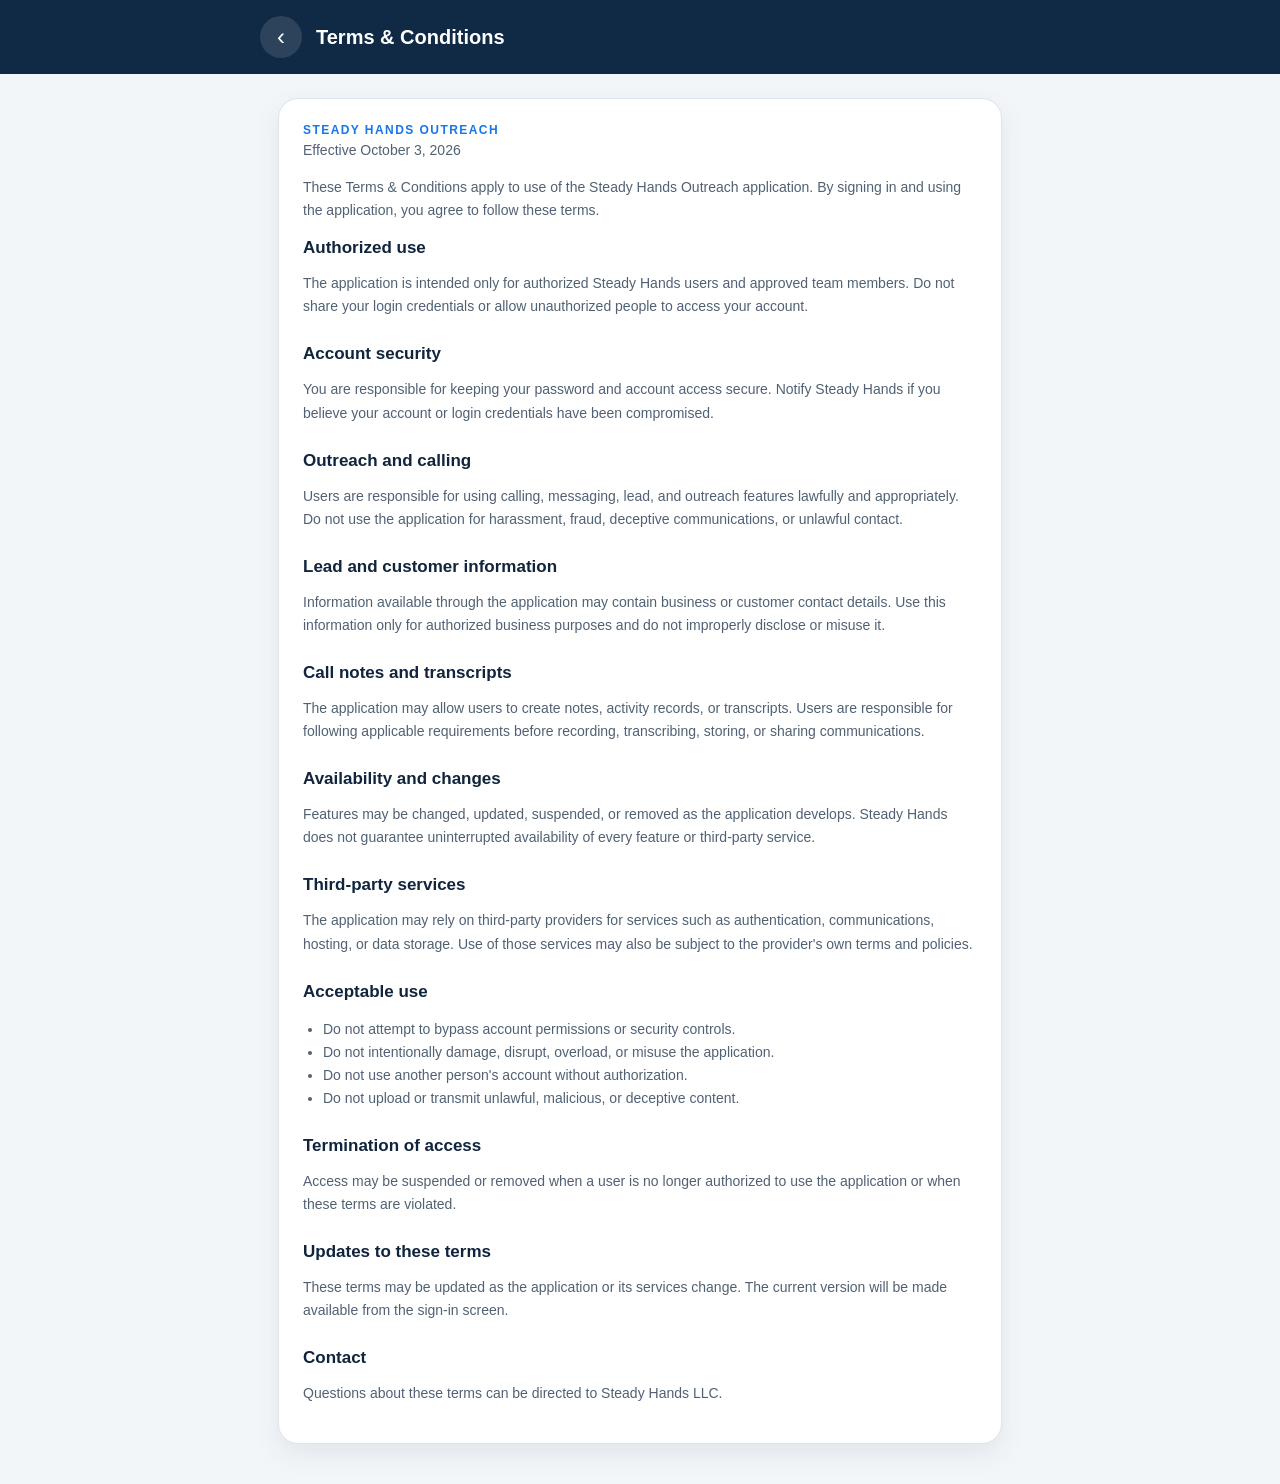
<file: terms.html>
<!doctype html>
<html lang="en">
<head>
  <meta charset="utf-8" />
  <meta name="viewport" content="width=device-width, initial-scale=1, maximum-scale=1, minimum-scale=1, user-scalable=no, viewport-fit=cover" />
  <meta name="theme-color" content="#102945" />
  <meta name="mobile-web-app-capable" content="yes" />
  <meta name="apple-mobile-web-app-capable" content="yes" />
  <meta name="apple-touch-fullscreen" content="yes" />
  <meta name="apple-mobile-web-app-status-bar-style" content="black-translucent" />
  <meta name="apple-mobile-web-app-title" content="Outreach" />
  <link rel="manifest" href="manifest.webmanifest" />
  <link rel="apple-touch-icon" sizes="192x192" href="images/icon-192.png" />
  <title>Terms & Conditions • Outreach</title>
  <style>
    *{box-sizing:border-box}
    body{margin:0;background:#f3f6f9;color:#10243d;font-family:-apple-system,BlinkMacSystemFont,"Segoe UI",sans-serif}
    .terms-top{position:sticky;top:0;z-index:5;background:#102945;color:#fff;padding:calc(16px + env(safe-area-inset-top)) 18px 16px}
    .terms-top-inner{max-width:760px;margin:auto;display:flex;align-items:center;gap:14px}
    .terms-back{width:42px;height:42px;border:0;border-radius:50%;background:rgba(255,255,255,.12);color:#fff;font-size:24px;cursor:pointer}
    .terms-top h1{font-size:20px;margin:0}
    .terms-wrap{max-width:760px;margin:0 auto;padding:24px 18px calc(40px + env(safe-area-inset-bottom))}
    .terms-card{background:#fff;border:1px solid #dce4ec;border-radius:20px;padding:24px;box-shadow:0 10px 28px rgba(16,41,69,.08)}
    .terms-card h2{font-size:17px;margin:26px 0 8px}
    .terms-card h2:first-of-type{margin-top:16px}
    .terms-card p,.terms-card li{font-size:14px;line-height:1.65;color:#516174}
    .terms-card ul{padding-left:20px}
    .updated{font-size:12px;color:#758396;margin-top:2px}
    .brand{font-size:12px;font-weight:900;letter-spacing:.12em;color:#1677e8}
    html[data-theme="dark"]{color-scheme:dark;background:#070f1b}
  html[data-theme="dark"] body{background:#070f1b;color:#eff5ff}
  html[data-theme="dark"] .terms-top{background:#0c1c30;border-bottom:1px solid #293c55}
  html[data-theme="dark"] .terms-card{background:#111f33;color:#eff5ff;border-color:#293c55;box-shadow:0 12px 30px rgba(0,0,0,.25)}
  html[data-theme="dark"] .terms-card h2{color:#eff5ff}
  html[data-theme="dark"] .terms-card p,html[data-theme="dark"] .terms-card li{color:#b6c8df}
  html[data-theme="dark"] .updated{color:#95abc5}
  html[data-theme="dark"] .brand{color:#6bb6ff}
  html[data-theme="dark"] .terms-back{background:#1b304b;border:1px solid #3a526d;color:#eff5ff}
  </style>
  <script src="theme.js?v=20261009-popup-theme"></script>
</head>
<body>
  <header class="terms-top">
    <div class="terms-top-inner">
      <button class="terms-back" type="button" aria-label="Back" onclick="if(window.parent!==window){window.parent.postMessage({type:'close-terms'},location.origin)}else{history.length>1?history.back():location.href='login.html'}">‹</button>
      <h1>Terms &amp; Conditions</h1>
    </div>
  </header>

  <main class="terms-wrap">
    <article class="terms-card">
      <div class="brand">STEADY HANDS OUTREACH</div>
      <p class="updated">Effective October 3, 2026</p>

      <p>These Terms &amp; Conditions apply to use of the Steady Hands Outreach application. By signing in and using the application, you agree to follow these terms.</p>

      <h2>Authorized use</h2>
      <p>The application is intended only for authorized Steady Hands users and approved team members. Do not share your login credentials or allow unauthorized people to access your account.</p>

      <h2>Account security</h2>
      <p>You are responsible for keeping your password and account access secure. Notify Steady Hands if you believe your account or login credentials have been compromised.</p>

      <h2>Outreach and calling</h2>
      <p>Users are responsible for using calling, messaging, lead, and outreach features lawfully and appropriately. Do not use the application for harassment, fraud, deceptive communications, or unlawful contact.</p>

      <h2>Lead and customer information</h2>
      <p>Information available through the application may contain business or customer contact details. Use this information only for authorized business purposes and do not improperly disclose or misuse it.</p>

      <h2>Call notes and transcripts</h2>
      <p>The application may allow users to create notes, activity records, or transcripts. Users are responsible for following applicable requirements before recording, transcribing, storing, or sharing communications.</p>

      <h2>Availability and changes</h2>
      <p>Features may be changed, updated, suspended, or removed as the application develops. Steady Hands does not guarantee uninterrupted availability of every feature or third-party service.</p>

      <h2>Third-party services</h2>
      <p>The application may rely on third-party providers for services such as authentication, communications, hosting, or data storage. Use of those services may also be subject to the provider's own terms and policies.</p>

      <h2>Acceptable use</h2>
      <ul>
        <li>Do not attempt to bypass account permissions or security controls.</li>
        <li>Do not intentionally damage, disrupt, overload, or misuse the application.</li>
        <li>Do not use another person's account without authorization.</li>
        <li>Do not upload or transmit unlawful, malicious, or deceptive content.</li>
      </ul>

      <h2>Termination of access</h2>
      <p>Access may be suspended or removed when a user is no longer authorized to use the application or when these terms are violated.</p>

      <h2>Updates to these terms</h2>
      <p>These terms may be updated as the application or its services change. The current version will be made available from the sign-in screen.</p>

      <h2>Contact</h2>
      <p>Questions about these terms can be directed to Steady Hands LLC.</p>
    </article>
  </main>
</body>
</html>
</file>
